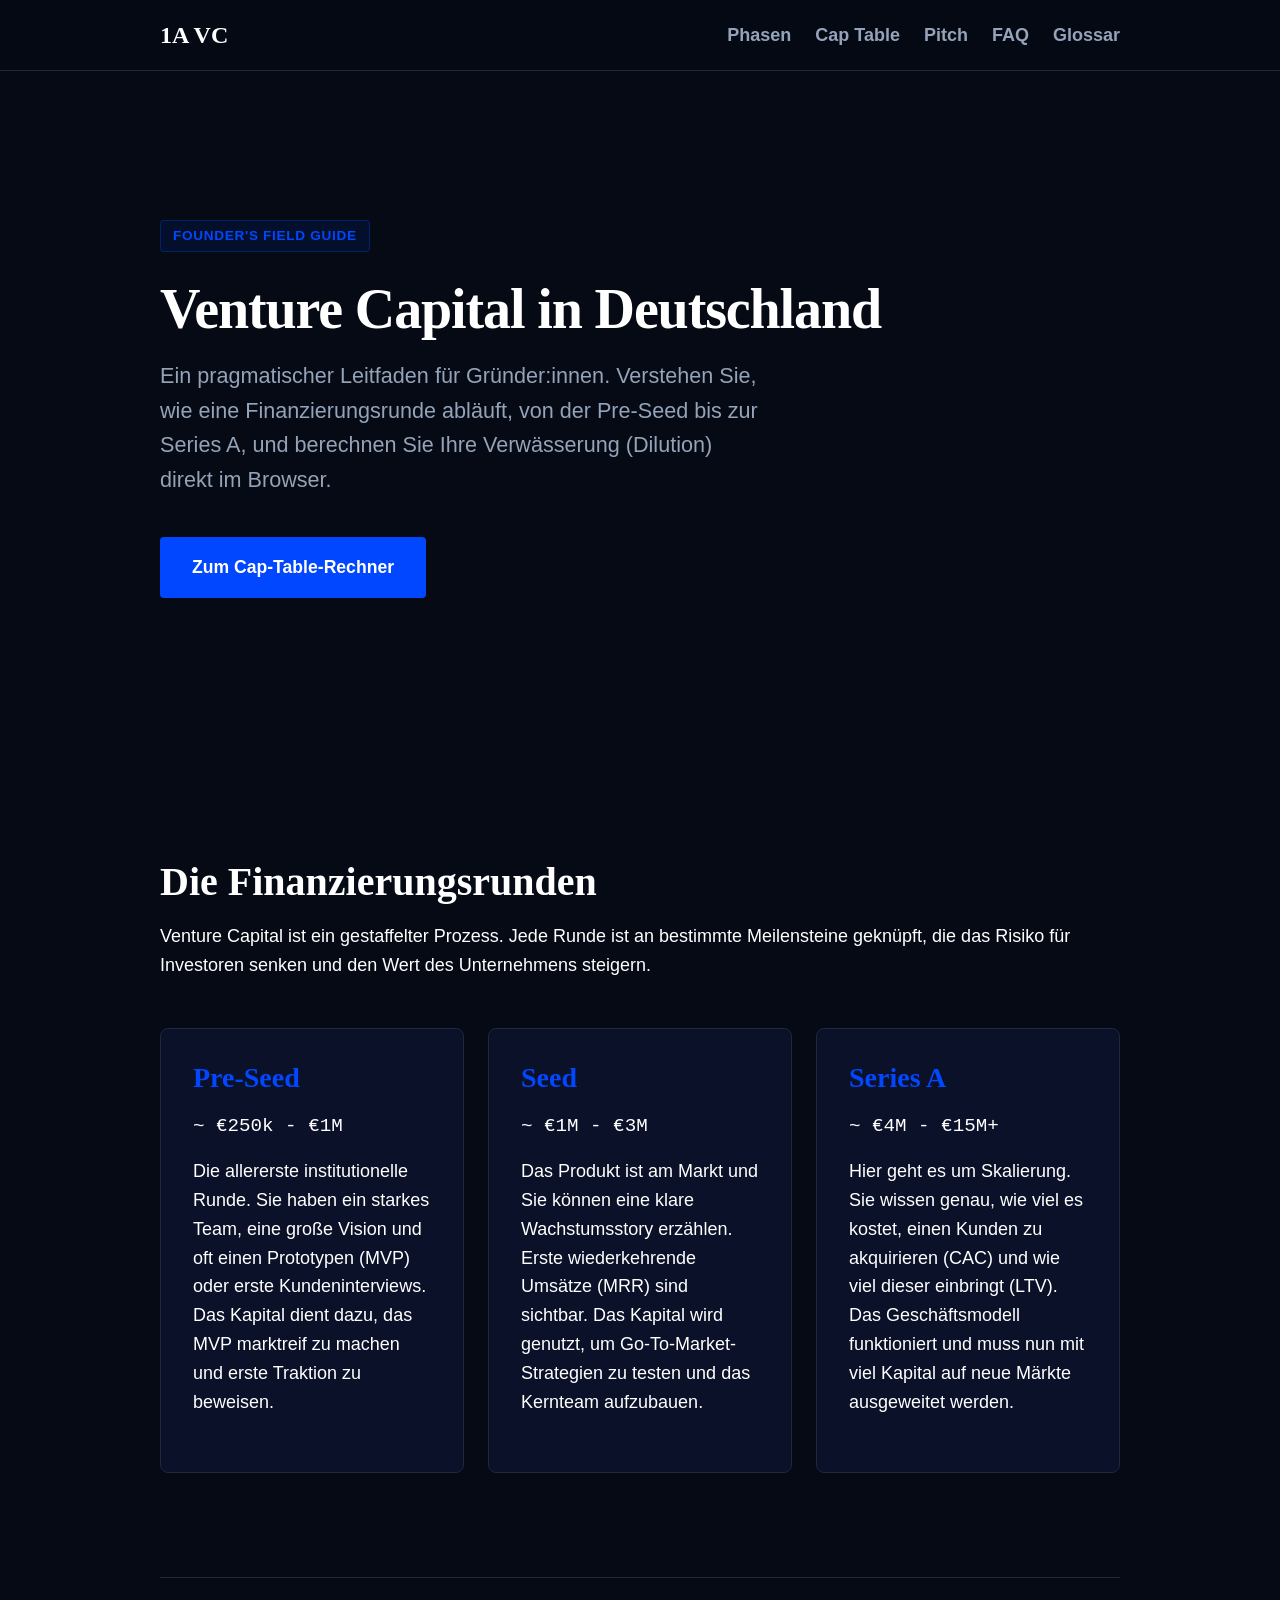
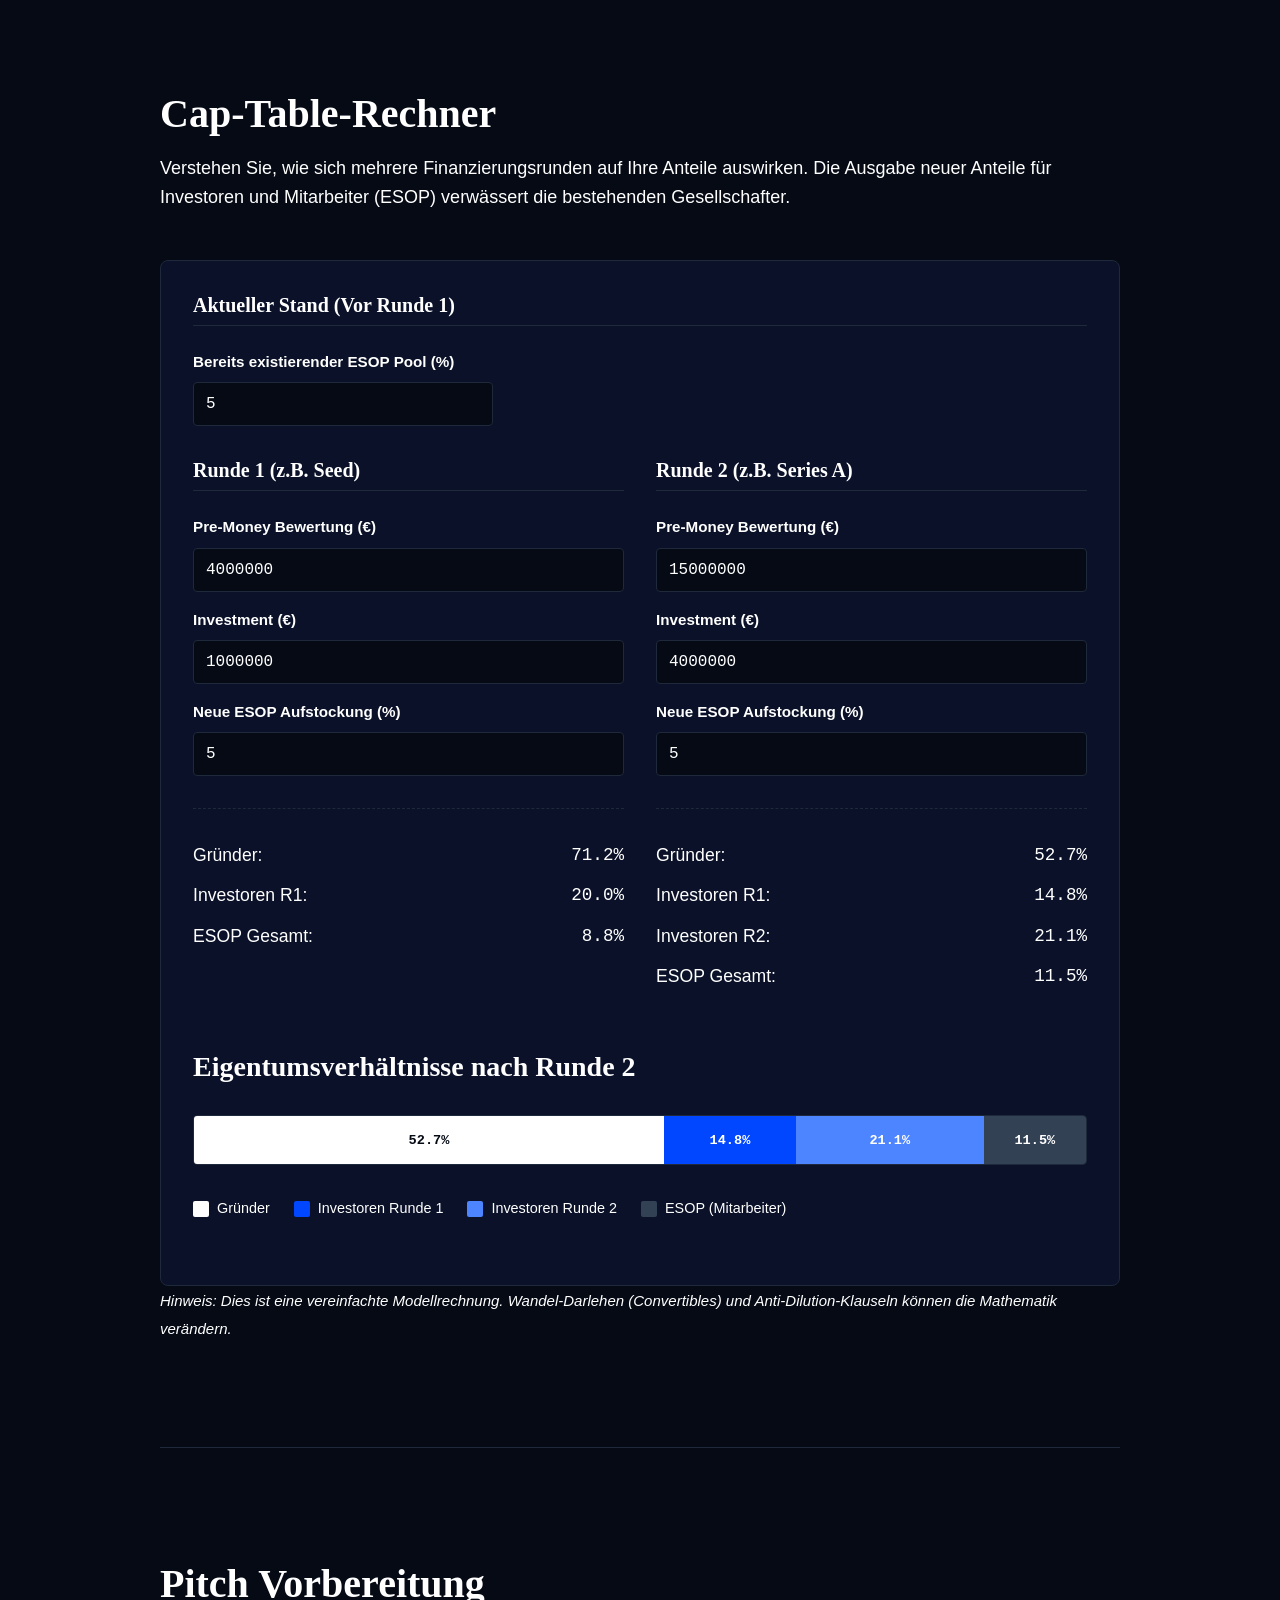
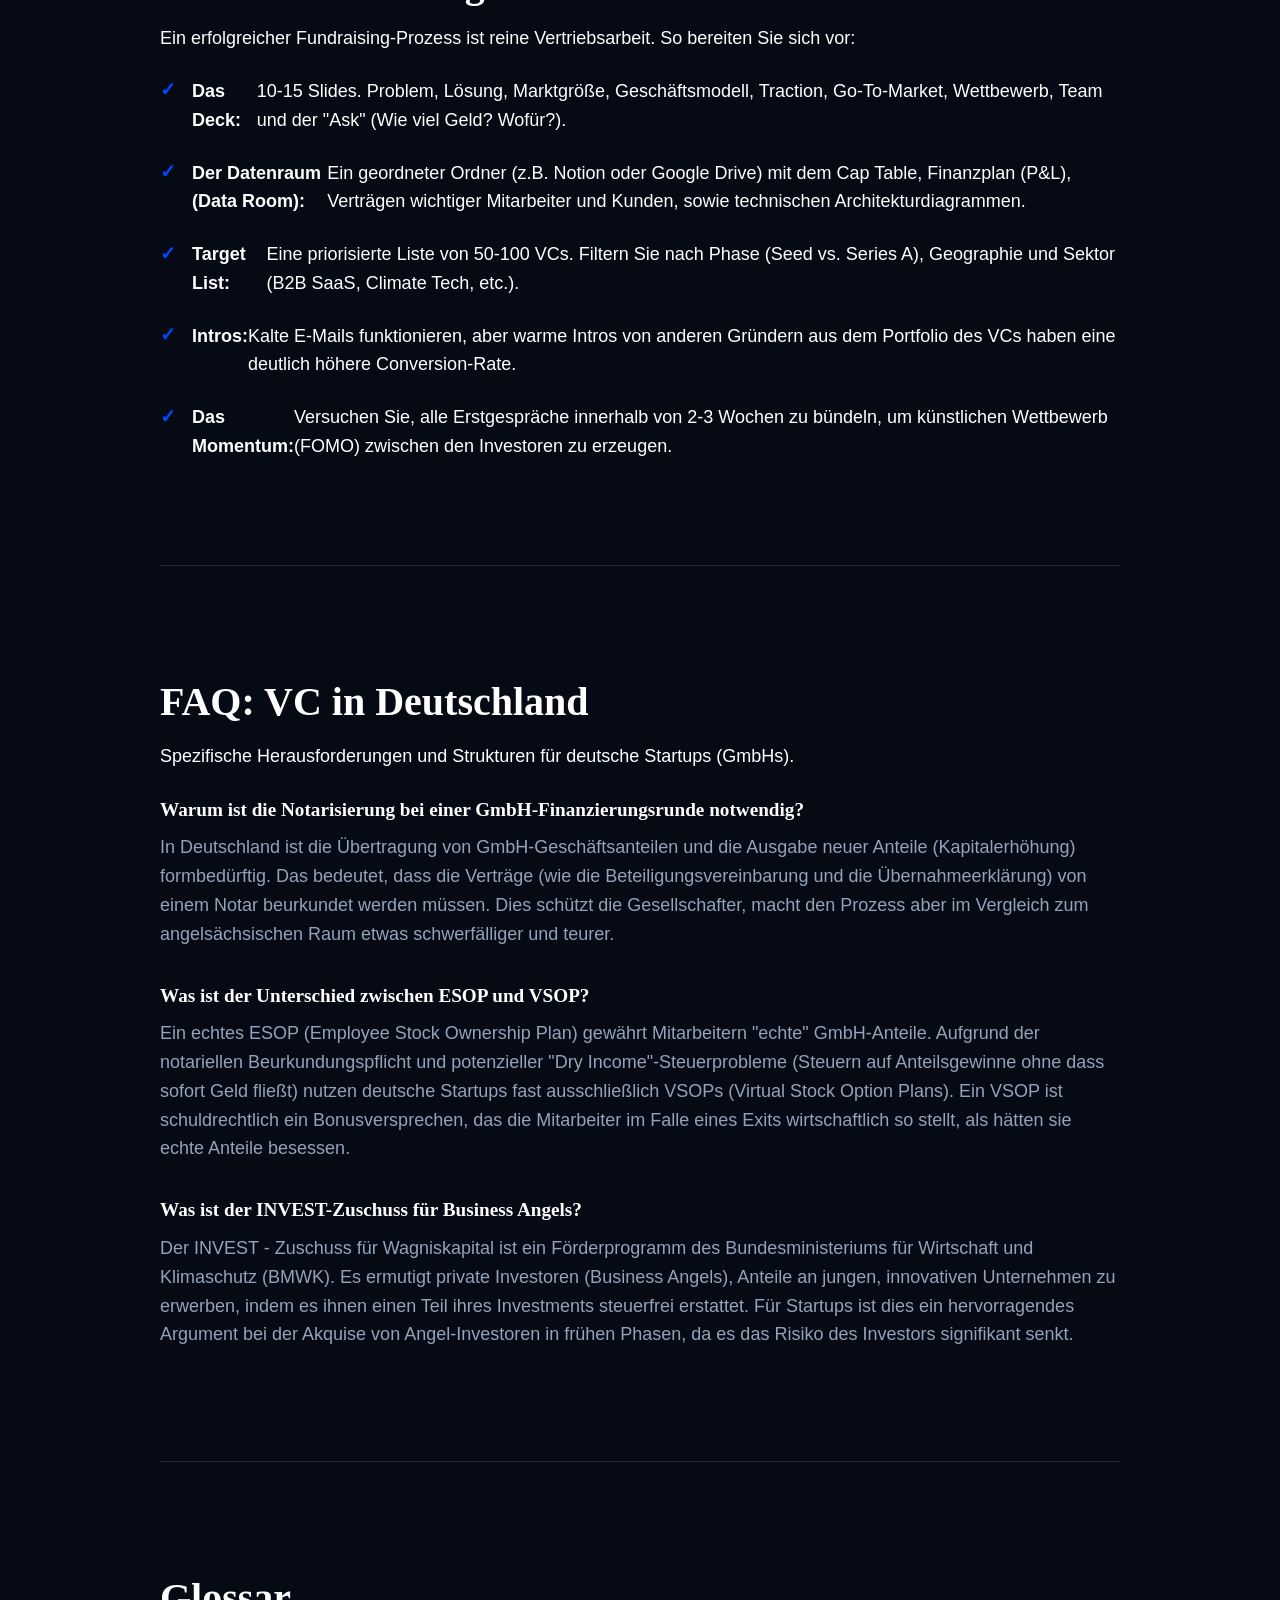
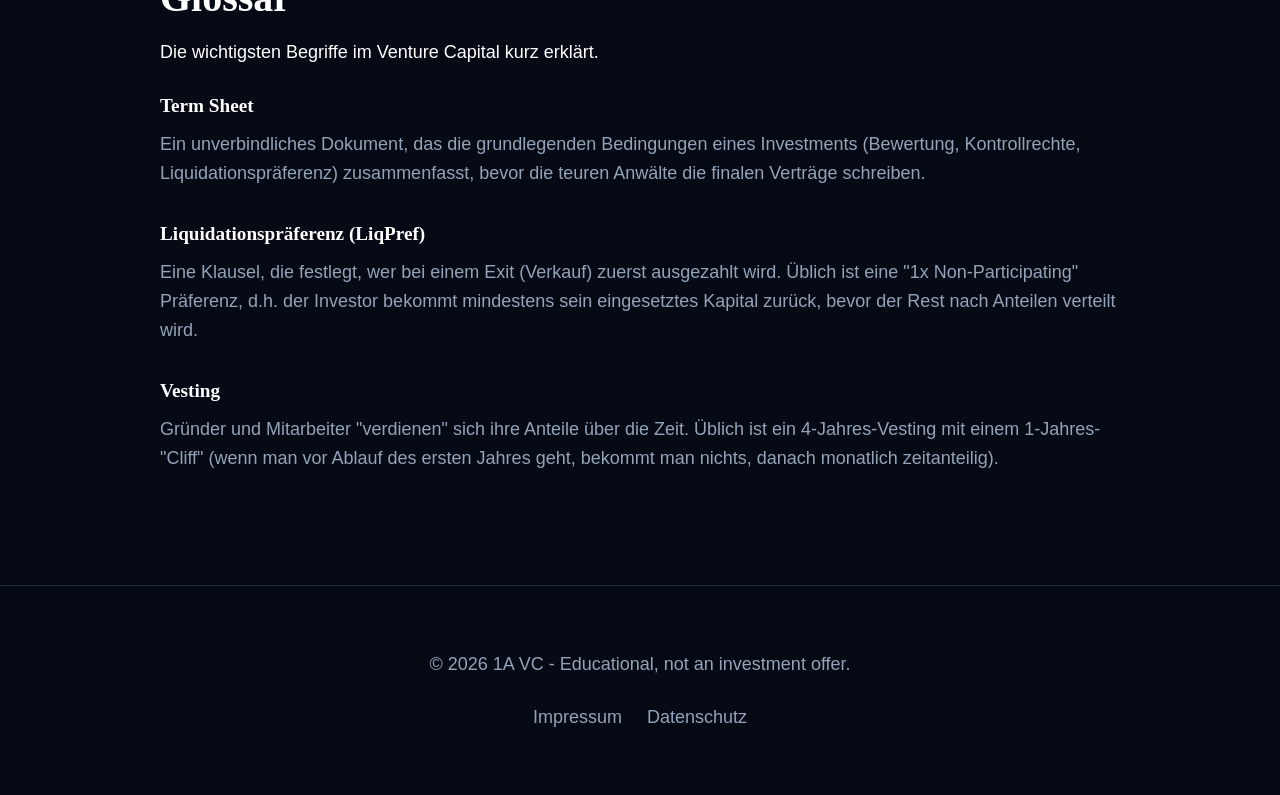
<file: index.html>
<!doctype html>
<html lang="de">
<head>
  <meta charset="utf-8">
  <meta name="viewport" content="width=device-width,initial-scale=1">
  <title>1A VC - Der Founder's Field Guide für Venture Capital in Deutschland</title>
  <meta name="description" content="Wie eine Finanzierungsrunde abläuft, Cap-Table-Rechner, Glossar und Checklisten für Gründer.">
  <meta property="og:title" content="1A VC - Der Founder's Field Guide">
  <meta property="og:description" content="Wie eine Finanzierungsrunde abläuft, Cap-Table-Rechner, Glossar und Checklisten für Gründer.">
  <meta property="og:type" content="website">
  <meta property="og:url" content="https://1avc.de/">
  <link rel="icon" type="image/svg+xml" href="favicon.svg">
  <link rel="stylesheet" href="style.css">
</head>
<body>

<div class="sticky-nav">
  <div class="nav-container">
    <div class="logo">1A VC</div>
    <nav class="nav-links">
      <a href="#runden">Phasen</a>
      <a href="#rechner">Cap Table</a>
      <a href="#checkliste">Pitch</a>
      <a href="#faq">FAQ</a>
      <a href="#glossar">Glossar</a>
    </nav>
  </div>
</div>

<header class="hero">
  <span class="badge">Founder's Field Guide</span>
  <h1>Venture Capital in Deutschland</h1>
  <p class="hero-subtitle">Ein pragmatischer Leitfaden für Gründer:innen. Verstehen Sie, wie eine Finanzierungsrunde abläuft, von der Pre-Seed bis zur Series A, und berechnen Sie Ihre Verwässerung (Dilution) direkt im Browser.</p>
  <a href="#rechner" class="btn-primary">Zum Cap-Table-Rechner</a>
</header>

<main class="container">
  <section id="runden" class="section">
    <h2>Die Finanzierungsrunden</h2>
    <p>Venture Capital ist ein gestaffelter Prozess. Jede Runde ist an bestimmte Meilensteine geknüpft, die das Risiko für Investoren senken und den Wert des Unternehmens steigern.</p>

    <div class="timeline">
      <div class="timeline-card">
        <h3>Pre-Seed</h3>
        <span class="ticket-size">~ €250k - €1M</span>
        <p>Die allererste institutionelle Runde. Sie haben ein starkes Team, eine große Vision und oft einen Prototypen (MVP) oder erste Kundeninterviews. Das Kapital dient dazu, das MVP marktreif zu machen und erste Traktion zu beweisen.</p>
      </div>

      <div class="timeline-card">
        <h3>Seed</h3>
        <span class="ticket-size">~ €1M - €3M</span>
        <p>Das Produkt ist am Markt und Sie können eine klare Wachstumsstory erzählen. Erste wiederkehrende Umsätze (MRR) sind sichtbar. Das Kapital wird genutzt, um Go-To-Market-Strategien zu testen und das Kernteam aufzubauen.</p>
      </div>

      <div class="timeline-card">
        <h3>Series A</h3>
        <span class="ticket-size">~ €4M - €15M+</span>
        <p>Hier geht es um Skalierung. Sie wissen genau, wie viel es kostet, einen Kunden zu akquirieren (CAC) und wie viel dieser einbringt (LTV). Das Geschäftsmodell funktioniert und muss nun mit viel Kapital auf neue Märkte ausgeweitet werden.</p>
      </div>
    </div>
  </section>

  <section id="rechner" class="section">
    <h2>Cap-Table-Rechner</h2>
    <p>Verstehen Sie, wie sich mehrere Finanzierungsrunden auf Ihre Anteile auswirken. Die Ausgabe neuer Anteile für Investoren und Mitarbeiter (ESOP) verwässert die bestehenden Gesellschafter.</p>

    <div class="calc-container">

      <!-- Existing State -->
      <div class="calc-group" style="margin-bottom: 2rem;">
        <h3>Aktueller Stand (Vor Runde 1)</h3>
        <div class="calc-row" style="max-width: 300px;">
          <label for="current-esop">Bereits existierender ESOP Pool (%)</label>
          <input type="number" id="current-esop" value="5" step="1" min="0" max="100">
        </div>
      </div>

      <div class="calc-grid">
        <!-- Runde 1 -->
        <div class="calc-group">
          <h3>Runde 1 (z.B. Seed)</h3>
          <div class="calc-row">
            <label for="r1-pre-money">Pre-Money Bewertung (€)</label>
            <input type="number" id="r1-pre-money" value="4000000" step="500000">
          </div>
          <div class="calc-row">
            <label for="r1-investment">Investment (€)</label>
            <input type="number" id="r1-investment" value="1000000" step="100000">
          </div>
          <div class="calc-row">
            <label for="r1-esop">Neue ESOP Aufstockung (%)</label>
            <input type="number" id="r1-esop" value="5" step="1">
          </div>

          <div class="calc-results">
            <div class="result-row">
              <span>Gründer:</span>
              <span id="r1-founders-share" class="calc-value">-</span>
            </div>
            <div class="result-row">
              <span>Investoren R1:</span>
              <span id="r1-investors-share" class="calc-value">-</span>
            </div>
            <div class="result-row">
              <span>ESOP Gesamt:</span>
              <span id="r1-total-esop" class="calc-value">-</span>
            </div>
          </div>
        </div>

        <!-- Runde 2 -->
        <div class="calc-group">
          <h3>Runde 2 (z.B. Series A)</h3>
          <div class="calc-row">
            <label for="r2-pre-money">Pre-Money Bewertung (€)</label>
            <input type="number" id="r2-pre-money" value="15000000" step="1000000">
          </div>
          <div class="calc-row">
            <label for="r2-investment">Investment (€)</label>
            <input type="number" id="r2-investment" value="4000000" step="500000">
          </div>
          <div class="calc-row">
            <label for="r2-esop">Neue ESOP Aufstockung (%)</label>
            <input type="number" id="r2-esop" value="5" step="1">
          </div>

          <div class="calc-results">
            <div class="result-row">
              <span>Gründer:</span>
              <span id="r2-founders-share" class="calc-value">-</span>
            </div>
            <div class="result-row">
              <span>Investoren R1:</span>
              <span id="r2-investors1-share" class="calc-value">-</span>
            </div>
            <div class="result-row">
              <span>Investoren R2:</span>
              <span id="r2-investors2-share" class="calc-value">-</span>
            </div>
            <div class="result-row">
              <span>ESOP Gesamt:</span>
              <span id="r2-total-esop" class="calc-value">-</span>
            </div>
          </div>
        </div>
      </div>

      <!-- Visualization -->
      <div style="margin-top: 3rem;">
        <h3>Eigentumsverhältnisse nach Runde 2</h3>
        <div class="stacked-bar-container">
          <div id="bar-founders" class="bar-segment bar-founders" style="width: 0%;"></div>
          <div id="bar-investors1" class="bar-segment bar-investors1" style="width: 0%;"></div>
          <div id="bar-investors2" class="bar-segment bar-investors2" style="width: 0%;"></div>
          <div id="bar-esop" class="bar-segment bar-esop" style="width: 0%;"></div>
        </div>
        <div class="legend">
          <div class="legend-item"><div class="legend-color bar-founders"></div>Gründer</div>
          <div class="legend-item"><div class="legend-color bar-investors1"></div>Investoren Runde 1</div>
          <div class="legend-item"><div class="legend-color bar-investors2"></div>Investoren Runde 2</div>
          <div class="legend-item"><div class="legend-color bar-esop"></div>ESOP (Mitarbeiter)</div>
        </div>
      </div>
    </div>
    <p><small><em>Hinweis: Dies ist eine vereinfachte Modellrechnung. Wandel-Darlehen (Convertibles) und Anti-Dilution-Klauseln können die Mathematik verändern.</em></small></p>
  </section>

  <section id="checkliste" class="section">
    <h2>Pitch Vorbereitung</h2>
    <p>Ein erfolgreicher Fundraising-Prozess ist reine Vertriebsarbeit. So bereiten Sie sich vor:</p>
    <ul class="checklist">
      <li><strong>Das Deck:</strong> 10-15 Slides. Problem, Lösung, Marktgröße, Geschäftsmodell, Traction, Go-To-Market, Wettbewerb, Team und der "Ask" (Wie viel Geld? Wofür?).</li>
      <li><strong>Der Datenraum (Data Room):</strong> Ein geordneter Ordner (z.B. Notion oder Google Drive) mit dem Cap Table, Finanzplan (P&L), Verträgen wichtiger Mitarbeiter und Kunden, sowie technischen Architekturdiagrammen.</li>
      <li><strong>Target List:</strong> Eine priorisierte Liste von 50-100 VCs. Filtern Sie nach Phase (Seed vs. Series A), Geographie und Sektor (B2B SaaS, Climate Tech, etc.).</li>
      <li><strong>Intros:</strong> Kalte E-Mails funktionieren, aber warme Intros von anderen Gründern aus dem Portfolio des VCs haben eine deutlich höhere Conversion-Rate.</li>
      <li><strong>Das Momentum:</strong> Versuchen Sie, alle Erstgespräche innerhalb von 2-3 Wochen zu bündeln, um künstlichen Wettbewerb (FOMO) zwischen den Investoren zu erzeugen.</li>
    </ul>
  </section>

  <section id="faq" class="section">
    <h2>FAQ: VC in Deutschland</h2>
    <p>Spezifische Herausforderungen und Strukturen für deutsche Startups (GmbHs).</p>

    <div class="faq-q">Warum ist die Notarisierung bei einer GmbH-Finanzierungsrunde notwendig?</div>
    <div class="faq-a">In Deutschland ist die Übertragung von GmbH-Geschäftsanteilen und die Ausgabe neuer Anteile (Kapitalerhöhung) formbedürftig. Das bedeutet, dass die Verträge (wie die Beteiligungsvereinbarung und die Übernahmeerklärung) von einem Notar beurkundet werden müssen. Dies schützt die Gesellschafter, macht den Prozess aber im Vergleich zum angelsächsischen Raum etwas schwerfälliger und teurer.</div>

    <div class="faq-q">Was ist der Unterschied zwischen ESOP und VSOP?</div>
    <div class="faq-a">Ein echtes ESOP (Employee Stock Ownership Plan) gewährt Mitarbeitern "echte" GmbH-Anteile. Aufgrund der notariellen Beurkundungspflicht und potenzieller "Dry Income"-Steuerprobleme (Steuern auf Anteilsgewinne ohne dass sofort Geld fließt) nutzen deutsche Startups fast ausschließlich VSOPs (Virtual Stock Option Plans). Ein VSOP ist schuldrechtlich ein Bonusversprechen, das die Mitarbeiter im Falle eines Exits wirtschaftlich so stellt, als hätten sie echte Anteile besessen.</div>

    <div class="faq-q">Was ist der INVEST-Zuschuss für Business Angels?</div>
    <div class="faq-a">Der INVEST - Zuschuss für Wagniskapital ist ein Förderprogramm des Bundesministeriums für Wirtschaft und Klimaschutz (BMWK). Es ermutigt private Investoren (Business Angels), Anteile an jungen, innovativen Unternehmen zu erwerben, indem es ihnen einen Teil ihres Investments steuerfrei erstattet. Für Startups ist dies ein hervorragendes Argument bei der Akquise von Angel-Investoren in frühen Phasen, da es das Risiko des Investors signifikant senkt.</div>
  </section>

  <section id="glossar" class="section">
    <h2>Glossar</h2>
    <p>Die wichtigsten Begriffe im Venture Capital kurz erklärt.</p>

    <div class="glossary-term">Term Sheet</div>
    <div class="glossary-def">Ein unverbindliches Dokument, das die grundlegenden Bedingungen eines Investments (Bewertung, Kontrollrechte, Liquidationspräferenz) zusammenfasst, bevor die teuren Anwälte die finalen Verträge schreiben.</div>

    <div class="glossary-term">Liquidationspräferenz (LiqPref)</div>
    <div class="glossary-def">Eine Klausel, die festlegt, wer bei einem Exit (Verkauf) zuerst ausgezahlt wird. Üblich ist eine "1x Non-Participating" Präferenz, d.h. der Investor bekommt mindestens sein eingesetztes Kapital zurück, bevor der Rest nach Anteilen verteilt wird.</div>

    <div class="glossary-term">Vesting</div>
    <div class="glossary-def">Gründer und Mitarbeiter "verdienen" sich ihre Anteile über die Zeit. Üblich ist ein 4-Jahres-Vesting mit einem 1-Jahres-"Cliff" (wenn man vor Ablauf des ersten Jahres geht, bekommt man nichts, danach monatlich zeitanteilig).</div>
  </section>

</main>

<footer>
  <p>&copy; 2026 1A VC - Educational, not an investment offer.</p>
  <div class="footer-links">
    <a href="impressum.html">Impressum</a>
    <a href="datenschutz.html">Datenschutz</a>
  </div>
</footer>

<script src="script.js"></script>
</body>
</html>
</file>
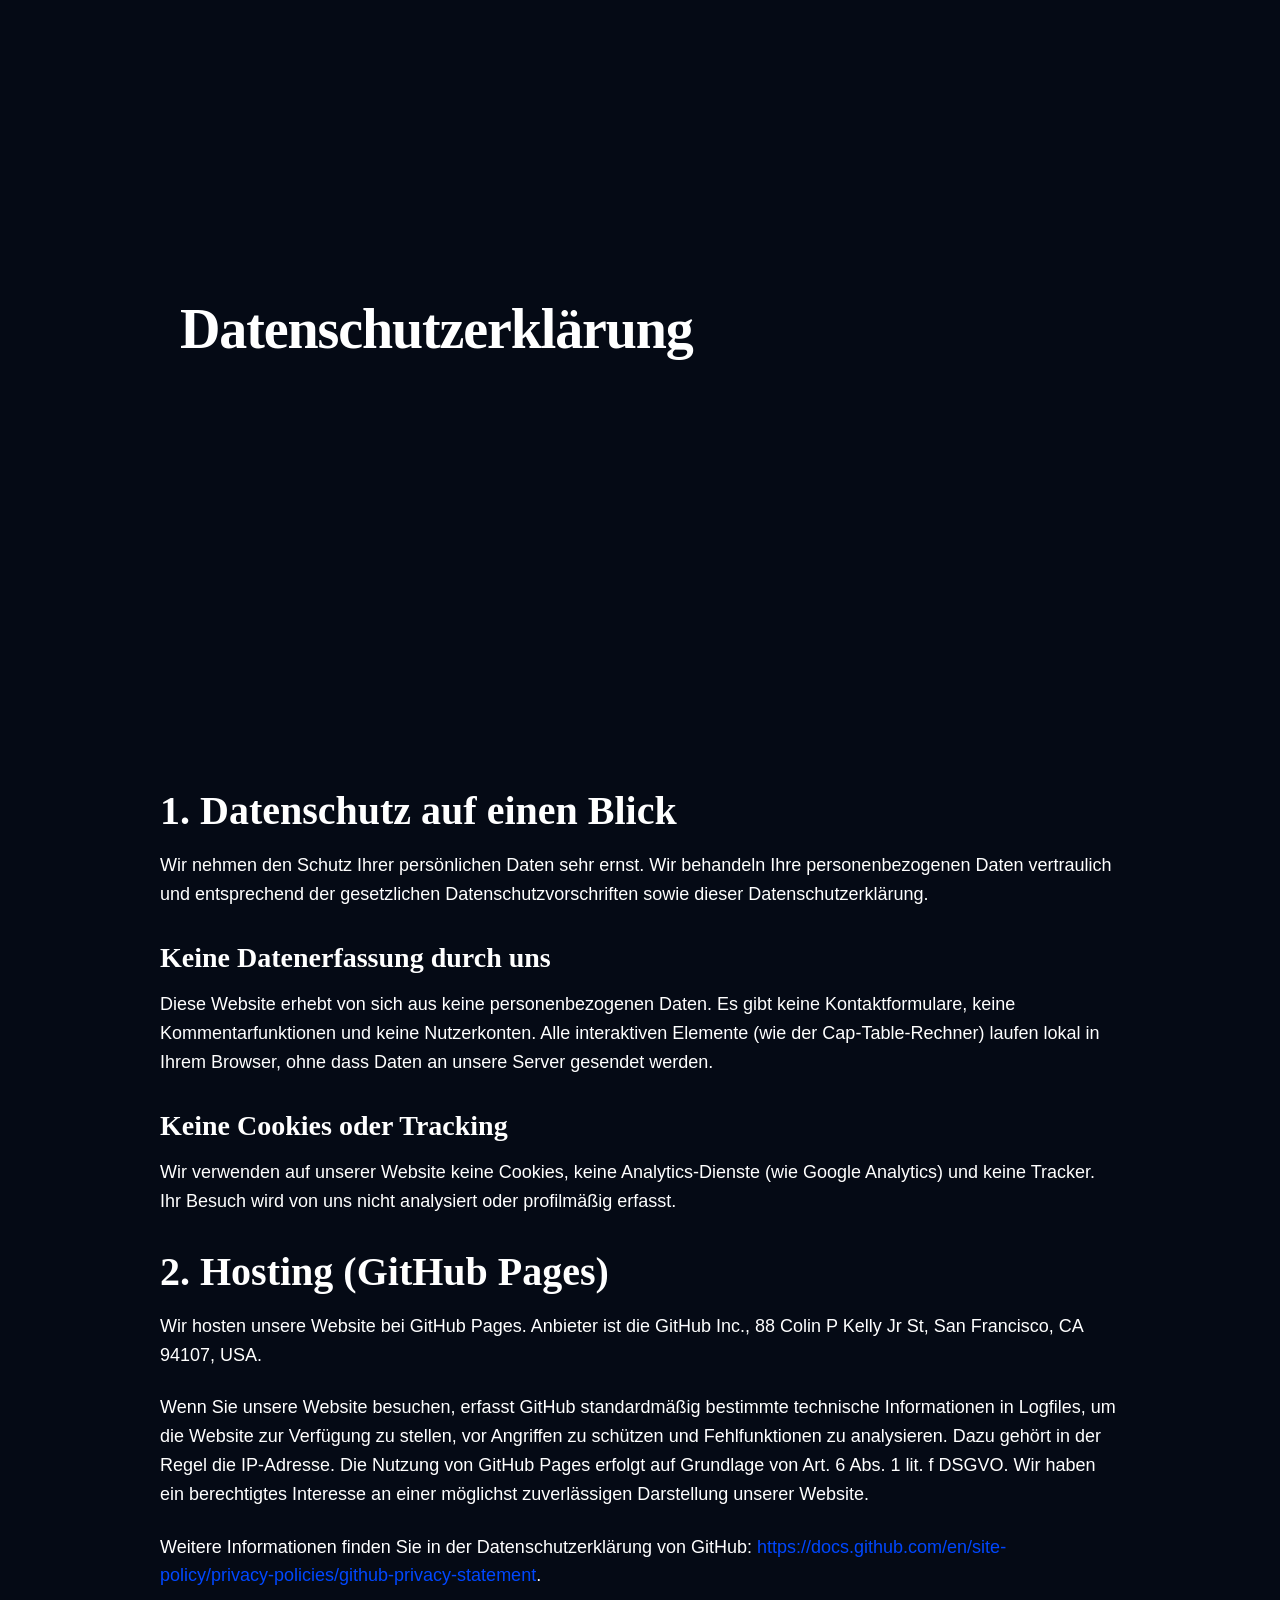
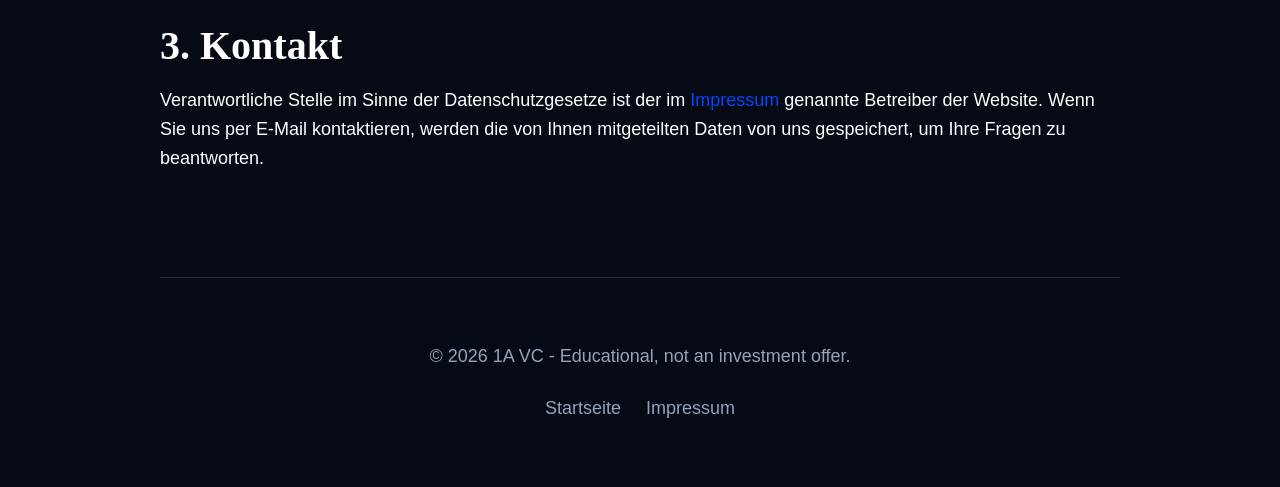
<file: datenschutz.html>
<!doctype html>
<html lang="de">
<head>
  <meta charset="utf-8">
  <meta name="viewport" content="width=device-width,initial-scale=1">
  <title>Datenschutzerklärung - 1A VC</title>
  <meta name="robots" content="noindex">
  <link rel="icon" type="image/svg+xml" href="favicon.svg">
  <link rel="stylesheet" href="style.css">
</head>
<body>
<div class="container">
  <header>
    <div class="hero">
      <h1>Datenschutzerklärung</h1>
    </div>
  </header>
  <main>
    <section class="section">
      <h2>1. Datenschutz auf einen Blick</h2>
      <p>Wir nehmen den Schutz Ihrer persönlichen Daten sehr ernst. Wir behandeln Ihre personenbezogenen Daten vertraulich und entsprechend der gesetzlichen Datenschutzvorschriften sowie dieser Datenschutzerklärung.</p>

      <h3>Keine Datenerfassung durch uns</h3>
      <p>Diese Website erhebt von sich aus keine personenbezogenen Daten. Es gibt keine Kontaktformulare, keine Kommentarfunktionen und keine Nutzerkonten. Alle interaktiven Elemente (wie der Cap-Table-Rechner) laufen lokal in Ihrem Browser, ohne dass Daten an unsere Server gesendet werden.</p>

      <h3>Keine Cookies oder Tracking</h3>
      <p>Wir verwenden auf unserer Website keine Cookies, keine Analytics-Dienste (wie Google Analytics) und keine Tracker. Ihr Besuch wird von uns nicht analysiert oder profilmäßig erfasst.</p>

      <h2>2. Hosting (GitHub Pages)</h2>
      <p>Wir hosten unsere Website bei GitHub Pages. Anbieter ist die GitHub Inc., 88 Colin P Kelly Jr St, San Francisco, CA 94107, USA.</p>
      <p>Wenn Sie unsere Website besuchen, erfasst GitHub standardmäßig bestimmte technische Informationen in Logfiles, um die Website zur Verfügung zu stellen, vor Angriffen zu schützen und Fehlfunktionen zu analysieren. Dazu gehört in der Regel die IP-Adresse. Die Nutzung von GitHub Pages erfolgt auf Grundlage von Art. 6 Abs. 1 lit. f DSGVO. Wir haben ein berechtigtes Interesse an einer möglichst zuverlässigen Darstellung unserer Website.</p>
      <p>Weitere Informationen finden Sie in der Datenschutzerklärung von GitHub: <a href="https://docs.github.com/en/site-policy/privacy-policies/github-privacy-statement" target="_blank" rel="noopener">https://docs.github.com/en/site-policy/privacy-policies/github-privacy-statement</a>.</p>

      <h2>3. Kontakt</h2>
      <p>Verantwortliche Stelle im Sinne der Datenschutzgesetze ist der im <a href="impressum.html">Impressum</a> genannte Betreiber der Website. Wenn Sie uns per E-Mail kontaktieren, werden die von Ihnen mitgeteilten Daten von uns gespeichert, um Ihre Fragen zu beantworten.</p>
    </section>
  </main>
  <footer>
    <p>&copy; 2026 1A VC - Educational, not an investment offer.</p>
    <div class="footer-links">
      <a href="index.html">Startseite</a>
      <a href="impressum.html">Impressum</a>
    </div>
  </footer>
</div>
</body>
</html>
</file>
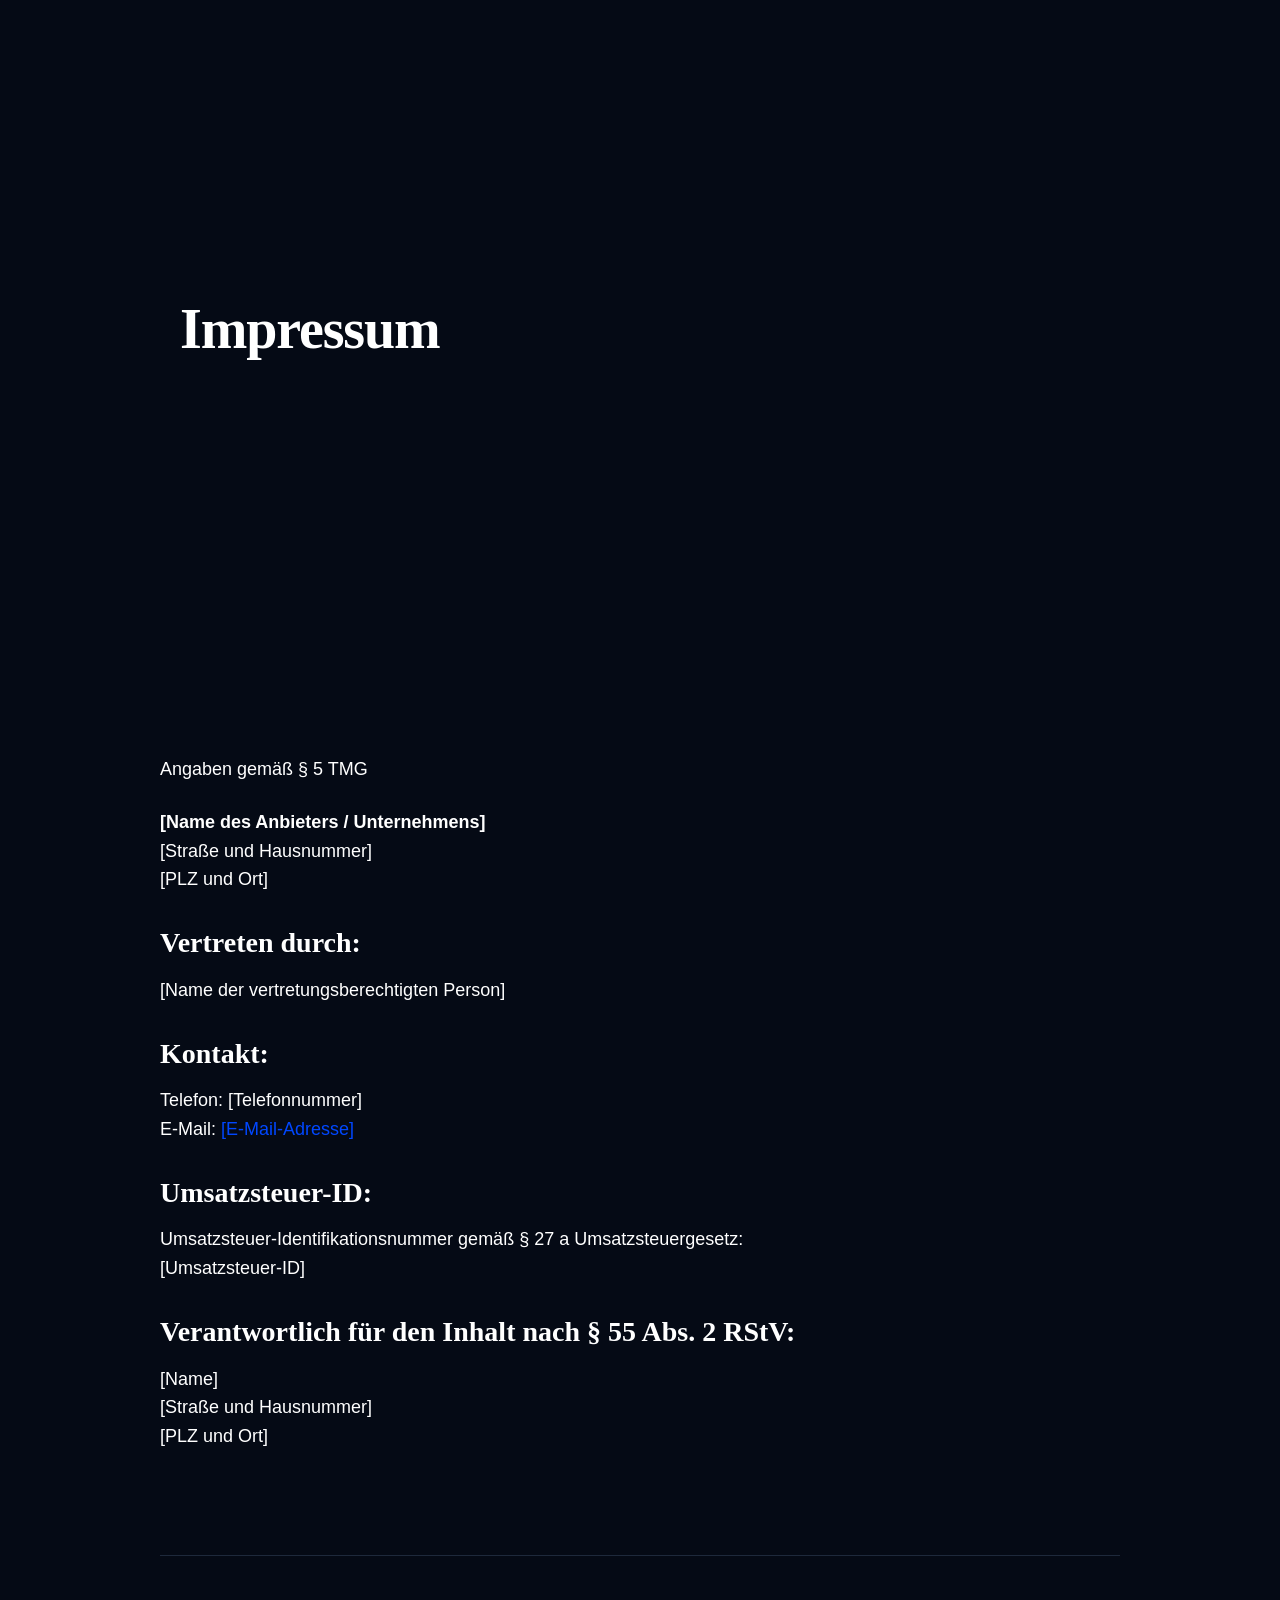
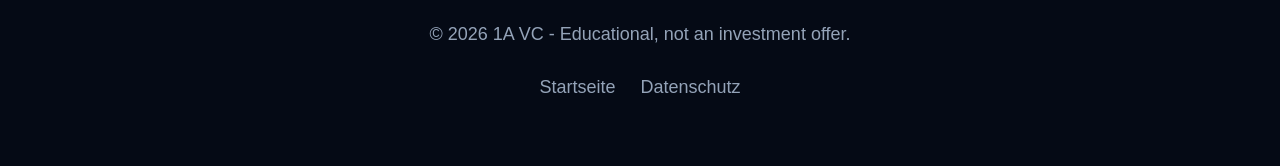
<file: impressum.html>
<!doctype html>
<html lang="de">
<head>
  <meta charset="utf-8">
  <meta name="viewport" content="width=device-width,initial-scale=1">
  <title>Impressum - 1A VC</title>
  <meta name="robots" content="noindex">
  <link rel="icon" type="image/svg+xml" href="favicon.svg">
  <link rel="stylesheet" href="style.css">
</head>
<body>
<div class="container">
  <header>
    <div class="hero">
      <h1>Impressum</h1>
    </div>
  </header>
  <main>
    <section class="section">
      <p>Angaben gemäß § 5 TMG</p>

      <p>
        <strong>[Name des Anbieters / Unternehmens]</strong><br>
        [Straße und Hausnummer]<br>
        [PLZ und Ort]
      </p>

      <h3>Vertreten durch:</h3>
      <p>[Name der vertretungsberechtigten Person]</p>

      <h3>Kontakt:</h3>
      <p>
        Telefon: [Telefonnummer]<br>
        E-Mail: <a href="mailto:[E-Mail-Adresse]">[E-Mail-Adresse]</a>
      </p>

      <h3>Umsatzsteuer-ID:</h3>
      <p>Umsatzsteuer-Identifikationsnummer gemäß § 27 a Umsatzsteuergesetz:<br>
      [Umsatzsteuer-ID]</p>

      <h3>Verantwortlich für den Inhalt nach § 55 Abs. 2 RStV:</h3>
      <p>
        [Name]<br>
        [Straße und Hausnummer]<br>
        [PLZ und Ort]
      </p>
    </section>
  </main>
  <footer>
    <p>&copy; 2026 1A VC - Educational, not an investment offer.</p>
    <div class="footer-links">
      <a href="index.html">Startseite</a>
      <a href="datenschutz.html">Datenschutz</a>
    </div>
  </footer>
</div>
</body>
</html>
</file>
<file: style.css>
:root {
  --color-bg: #050a15;
  --color-text: #ffffff;
  --color-accent: #0047ff;
  --color-border: #1e293b;
  --color-muted: #94a3b8;
  --color-card-bg: #0a1128;
  --color-bar-founders: #ffffff;
  --color-bar-investors1: #0047ff;
  --color-bar-investors2: #4d84ff;
  --color-bar-esop: #334155;

  --font-body: -apple-system, BlinkMacSystemFont, "Segoe UI", Roboto, Helvetica, Arial, sans-serif, "Apple Color Emoji", "Segoe UI Emoji", "Segoe UI Symbol";
  --font-heading: "Georgia", "Times New Roman", Times, serif;
  --font-mono: ui-monospace, SFMono-Regular, Menlo, Monaco, Consolas, "Liberation Mono", "Courier New", monospace;
}

*, *::before, *::after {
  box-sizing: border-box;
}

@media (prefers-reduced-motion: reduce) {
  *, *::before, *::after {
    animation-duration: 0.01ms !important;
    animation-iteration-count: 1 !important;
    transition-duration: 0.01ms !important;
    scroll-behavior: auto !important;
  }
}

html {
  scroll-behavior: smooth;
}

body {
  margin: 0;
  padding: 0;
  font-family: var(--font-body);
  background-color: var(--color-bg);
  color: var(--color-text);
  line-height: 1.6;
  font-size: 18px;
  overflow-x: hidden;
}

h1, h2, h3, h4, h5, h6 {
  font-family: var(--font-heading);
  margin-top: 2rem;
  margin-bottom: 1rem;
  line-height: 1.2;
  font-weight: 700;
}

h1 {
  font-size: 3.5rem;
  margin-top: 0;
  letter-spacing: -0.02em;
}

h2 {
  font-size: 2.5rem;
}

h3 {
  font-size: 1.75rem;
}

p, ul, ol {
  margin-top: 0;
  margin-bottom: 1.5rem;
}

a {
  color: var(--color-accent);
  text-decoration: none;
}

a:hover, a:focus {
  text-decoration: underline;
}

a:focus, button:focus, input:focus {
  outline: 2px solid var(--color-accent);
  outline-offset: 2px;
}

.container {
  max-width: 1000px;
  margin: 0 auto;
  padding: 0 20px;
}

/* Sticky Nav */
.sticky-nav {
  position: sticky;
  top: 0;
  z-index: 1000;
  background-color: rgba(5, 10, 21, 0.95);
  backdrop-filter: blur(10px);
  -webkit-backdrop-filter: blur(10px);
  padding: 1rem 0;
  border-bottom: 1px solid var(--color-border);
}

.nav-container {
  max-width: 1000px;
  margin: 0 auto;
  padding: 0 20px;
  display: flex;
  justify-content: space-between;
  align-items: center;
}

.logo {
  font-family: var(--font-heading);
  font-size: 1.5rem;
  font-weight: bold;
  color: #fff;
}

.nav-links {
  font-weight: 600;
  display: flex;
  gap: 1.5rem;
  flex-wrap: wrap;
}

.nav-links a {
  color: var(--color-muted);
}

.nav-links a:hover {
  color: #fff;
  text-decoration: none;
}

/* Hero */
.hero {
  min-height: 75vh;
  display: flex;
  flex-direction: column;
  justify-content: center;
  align-items: flex-start;
  padding: 4rem 20px;
  max-width: 1000px;
  margin: 0 auto;
}

.hero-subtitle {
  font-size: 1.35rem;
  color: var(--color-muted);
  max-width: 600px;
  margin-bottom: 2.5rem;
}

.btn-primary {
  display: inline-block;
  background-color: var(--color-accent);
  color: #ffffff;
  padding: 1rem 2rem;
  font-weight: bold;
  border-radius: 4px;
  text-decoration: none;
  font-size: 1.1rem;
  transition: background-color 0.2s;
}

.btn-primary:hover {
  background-color: #3366ff;
  text-decoration: none;
}

.number, .calc-value {
  font-family: var(--font-mono);
}

.section {
  padding: 5rem 0;
  border-bottom: 1px solid var(--color-border);
}

.section:last-of-type {
  border-bottom: none;
}

/* Timeline Cards */
.timeline {
  display: flex;
  gap: 1.5rem;
  overflow-x: auto;
  padding-bottom: 1.5rem;
  margin-top: 3rem;
  align-items: stretch;
}

.timeline-card {
  background: var(--color-card-bg);
  border: 1px solid var(--color-border);
  padding: 2rem;
  border-radius: 8px;
  flex: 1 0 300px;
  display: flex;
  flex-direction: column;
}

.timeline-card h3 {
  margin-top: 0;
  color: var(--color-accent);
}

.timeline-card .ticket-size {
  font-family: var(--font-mono);
  font-size: 1.2rem;
  color: #fff;
  margin-bottom: 1rem;
  display: block;
}

/* Calculator */
.calc-container {
  background: var(--color-card-bg);
  border: 1px solid var(--color-border);
  padding: 2rem;
  border-radius: 8px;
  margin-top: 3rem;
}

.calc-grid {
  display: grid;
  grid-template-columns: 1fr;
  gap: 2rem;
}

@media (min-width: 768px) {
  .calc-grid {
    grid-template-columns: 1fr 1fr;
  }
}

.calc-group h3 {
  font-size: 1.25rem;
  margin-top: 0;
  margin-bottom: 1.5rem;
  border-bottom: 1px solid var(--color-border);
  padding-bottom: 0.5rem;
}

.calc-row {
  display: flex;
  flex-direction: column;
  margin-bottom: 1rem;
}

.calc-row label {
  font-weight: 600;
  margin-bottom: 0.5rem;
  font-size: 0.95rem;
}

.calc-row input {
  padding: 0.75rem;
  font-family: var(--font-mono);
  font-size: 1rem;
  border: 1px solid var(--color-border);
  border-radius: 4px;
  background-color: var(--color-bg);
  color: var(--color-text);
  width: 100%;
}

/* Stacked Bar */
.stacked-bar-container {
  width: 100%;
  height: 50px;
  background-color: var(--color-bg);
  border-radius: 4px;
  display: flex;
  overflow: hidden;
  margin: 2rem 0;
  border: 1px solid var(--color-border);
}

.bar-segment {
  height: 100%;
  display: flex;
  align-items: center;
  justify-content: center;
  color: var(--color-bg);
  font-family: var(--font-mono);
  font-size: 0.85rem;
  font-weight: bold;
  transition: width 0.3s ease;
  overflow: hidden;
  white-space: nowrap;
}

.bar-founders { background-color: var(--color-bar-founders); color: var(--color-bg); }
.bar-investors1 { background-color: var(--color-bar-investors1); color: #fff; }
.bar-investors2 { background-color: var(--color-bar-investors2); color: #fff; }
.bar-esop { background-color: var(--color-bar-esop); color: #fff; }

.legend {
  display: flex;
  gap: 1.5rem;
  flex-wrap: wrap;
  margin-bottom: 2rem;
  font-size: 0.9rem;
}

.legend-item {
  display: flex;
  align-items: center;
  gap: 0.5rem;
}

.legend-color {
  width: 16px;
  height: 16px;
  border-radius: 2px;
}

.calc-results {
  margin-top: 2rem;
  padding-top: 2rem;
  border-top: 1px dashed var(--color-border);
}

.result-row {
  display: flex;
  justify-content: space-between;
  font-size: 1.1rem;
  margin-bottom: 0.75rem;
}

.result-row.total {
  font-weight: bold;
  color: var(--color-accent);
  font-size: 1.25rem;
  margin-top: 1rem;
  padding-top: 1rem;
  border-top: 1px solid var(--color-border);
}

/* Checklist layout fix */
.checklist {
  list-style-type: none;
  padding-left: 0;
}

.checklist li {
  margin-bottom: 1.5rem;
  display: flex;
  align-items: flex-start;
}

.checklist li::before {
  content: '✓';
  color: var(--color-accent);
  font-weight: bold;
  margin-right: 1rem;
  font-size: 1.2rem;
  flex-shrink: 0; /* Prevents wrapping issue */
  margin-top: -0.1rem;
}

.glossary-term, .faq-q {
  font-weight: bold;
  font-size: 1.2rem;
  margin-bottom: 0.5rem;
  color: #fff;
  font-family: var(--font-heading);
}

.glossary-def, .faq-a {
  margin-bottom: 2rem;
  color: var(--color-muted);
}

footer {
  padding: 4rem 0;
  border-top: 1px solid var(--color-border);
  text-align: center;
  color: var(--color-muted);
}

footer a {
  color: var(--color-muted);
  margin: 0 10px;
}

.badge {
  display: inline-block;
  background-color: rgba(0, 71, 255, 0.1);
  color: var(--color-accent);
  padding: 0.25rem 0.75rem;
  border-radius: 4px;
  font-size: 0.85rem;
  font-weight: bold;
  margin-bottom: 1.5rem;
  text-transform: uppercase;
  letter-spacing: 0.05em;
  border: 1px solid rgba(0, 71, 255, 0.3);
}
</file>
